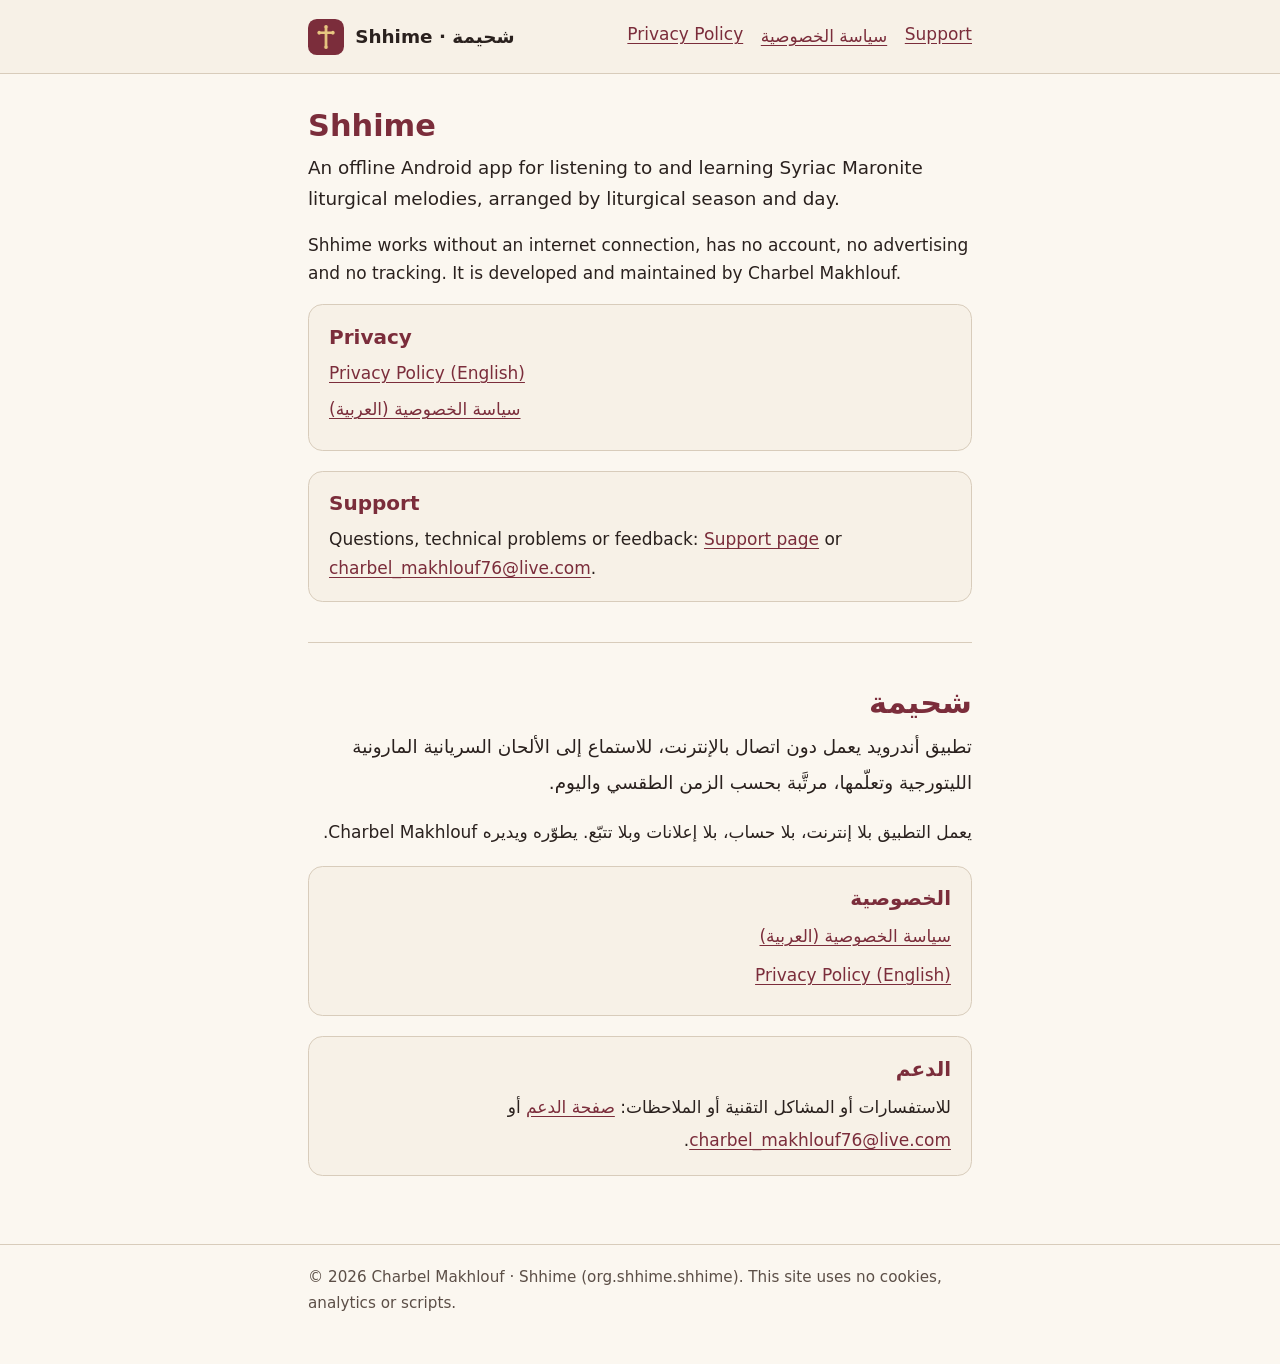
<file: index.html>
<!doctype html>
<html lang="en" dir="ltr">
<head>
<meta charset="utf-8">
<meta name="viewport" content="width=device-width, initial-scale=1">
<title>Shhime — شحيمة</title>
<meta name="description" content="Shhime (شحيمة) is an offline app for listening to Syriac Maronite liturgical melodies. Privacy policy and support.">
<link rel="icon" href="assets/icon.png" type="image/png">
<link rel="stylesheet" href="assets/style.css">
</head>
<body>
<header class="site">
  <div class="wrap">
    <a class="brand" href="./"><img src="assets/icon.png" alt="" width="36" height="36"><span>Shhime · <span lang="ar" dir="rtl">شحيمة</span></span></a>
    <nav aria-label="Site">
      <ul>
        <li><a href="privacy/">Privacy Policy</a></li>
        <li><a href="ar/privacy/" lang="ar" dir="rtl">سياسة الخصوصية</a></li>
        <li><a href="support/">Support</a></li>
      </ul>
    </nav>
  </div>
</header>

<main>
  <div class="wrap">
    <h1>Shhime</h1>
    <p class="lead">An offline Android app for listening to and learning Syriac Maronite liturgical melodies, arranged by liturgical season and day.</p>
    <p>Shhime works without an internet connection, has no account, no advertising and no tracking. It is developed and maintained by Charbel Makhlouf.</p>

    <div class="card">
      <h2>Privacy</h2>
      <ul class="links">
        <li><a href="privacy/">Privacy Policy (English)</a></li>
        <li><a href="ar/privacy/" lang="ar" dir="rtl">سياسة الخصوصية (العربية)</a></li>
      </ul>
    </div>

    <div class="card">
      <h2>Support</h2>
      <p>Questions, technical problems or feedback: <a href="support/">Support page</a> or <a href="mailto:charbel_makhlouf76@live.com">charbel_makhlouf76@live.com</a>.</p>
    </div>

    <hr>

    <section lang="ar" dir="rtl">
      <h1>شحيمة</h1>
      <p class="lead">تطبيق أندرويد يعمل دون اتصال بالإنترنت، للاستماع إلى الألحان السريانية المارونية الليتورجية وتعلّمها، مرتَّبة بحسب الزمن الطقسي واليوم.</p>
      <p>يعمل التطبيق بلا إنترنت، بلا حساب، بلا إعلانات وبلا تتبّع. يطوّره ويديره Charbel Makhlouf.</p>

      <div class="card">
        <h2>الخصوصية</h2>
        <ul class="links">
          <li><a href="ar/privacy/">سياسة الخصوصية (العربية)</a></li>
          <li><a href="privacy/" lang="en" dir="ltr">Privacy Policy (English)</a></li>
        </ul>
      </div>

      <div class="card">
        <h2>الدعم</h2>
        <p>للاستفسارات أو المشاكل التقنية أو الملاحظات: <a href="support/">صفحة الدعم</a> أو <a class="ltr" href="mailto:charbel_makhlouf76@live.com">charbel_makhlouf76@live.com</a>.</p>
      </div>
    </section>
  </div>
</main>

<footer class="site">
  <div class="wrap">
    <p>© 2026 Charbel Makhlouf · Shhime (<span class="ltr">org.shhime.shhime</span>). This site uses no cookies, analytics or scripts.</p>
  </div>
</footer>
</body>
</html>
</file>
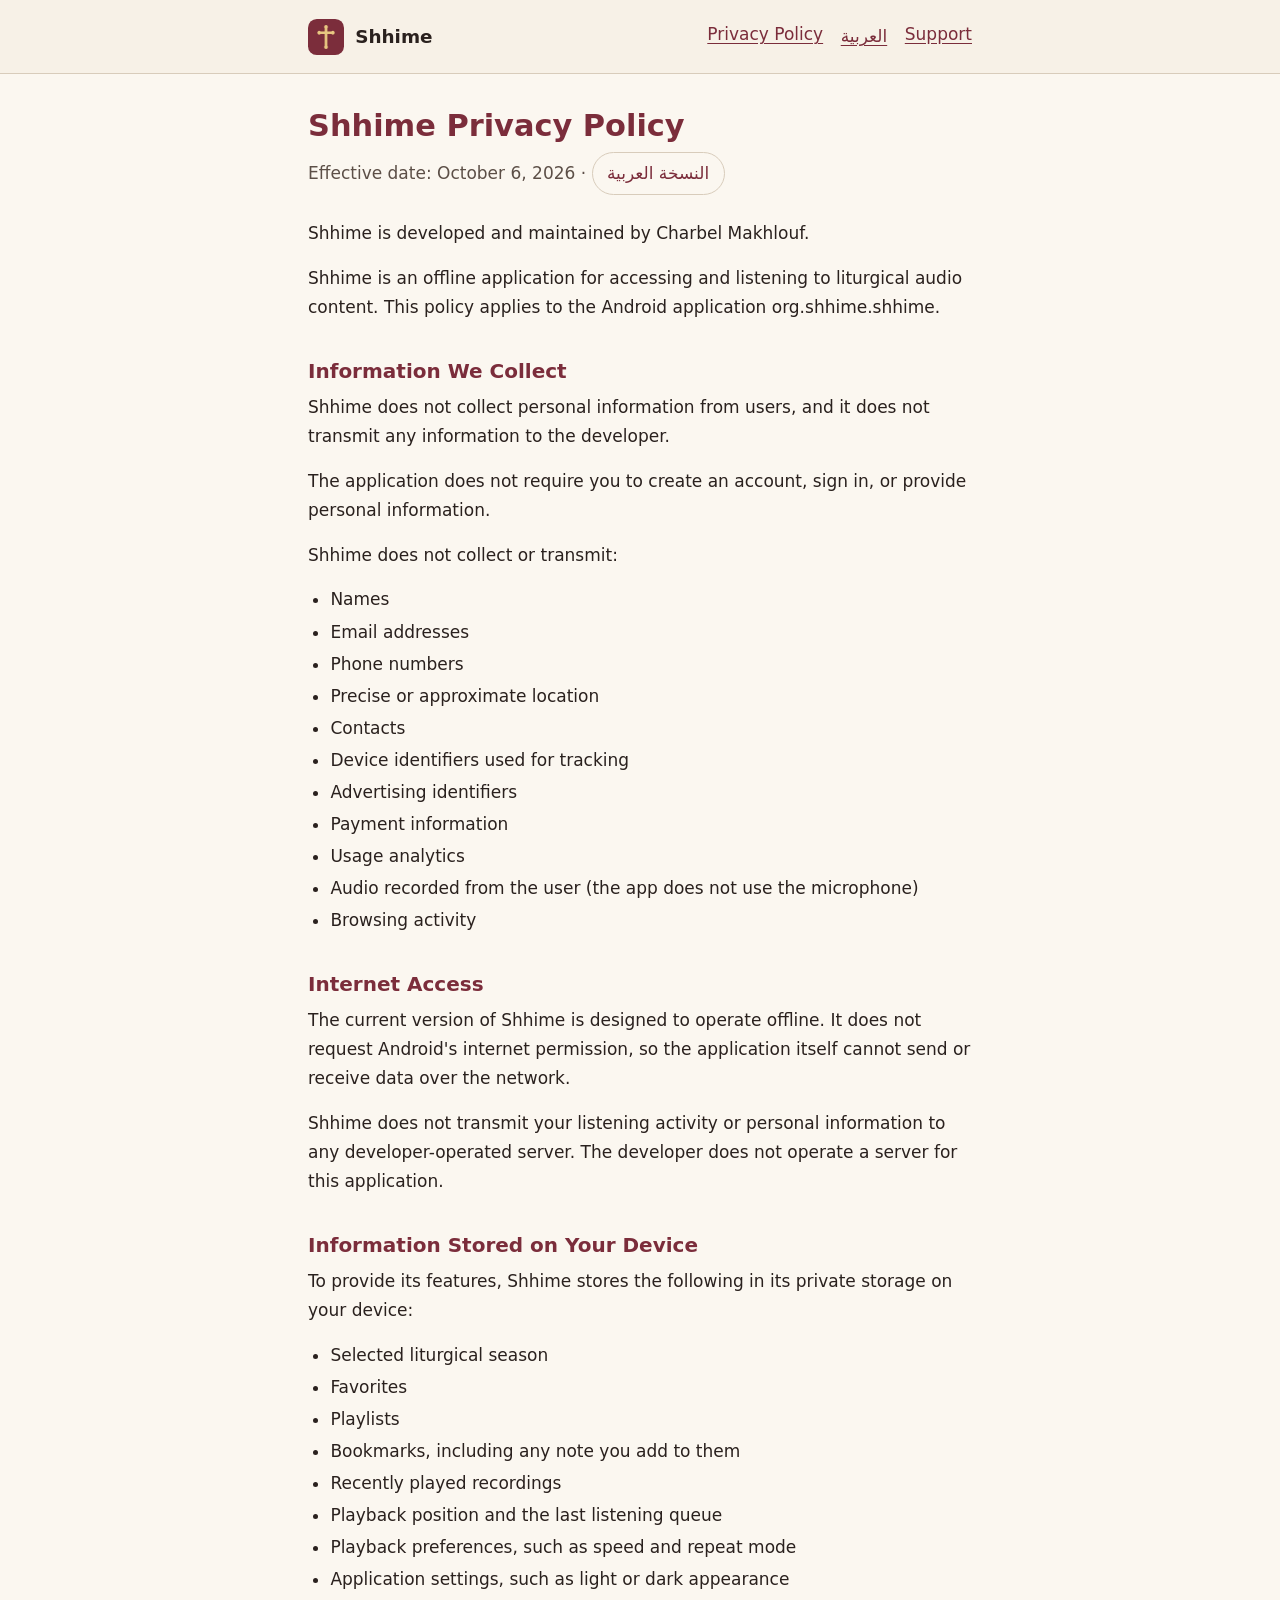
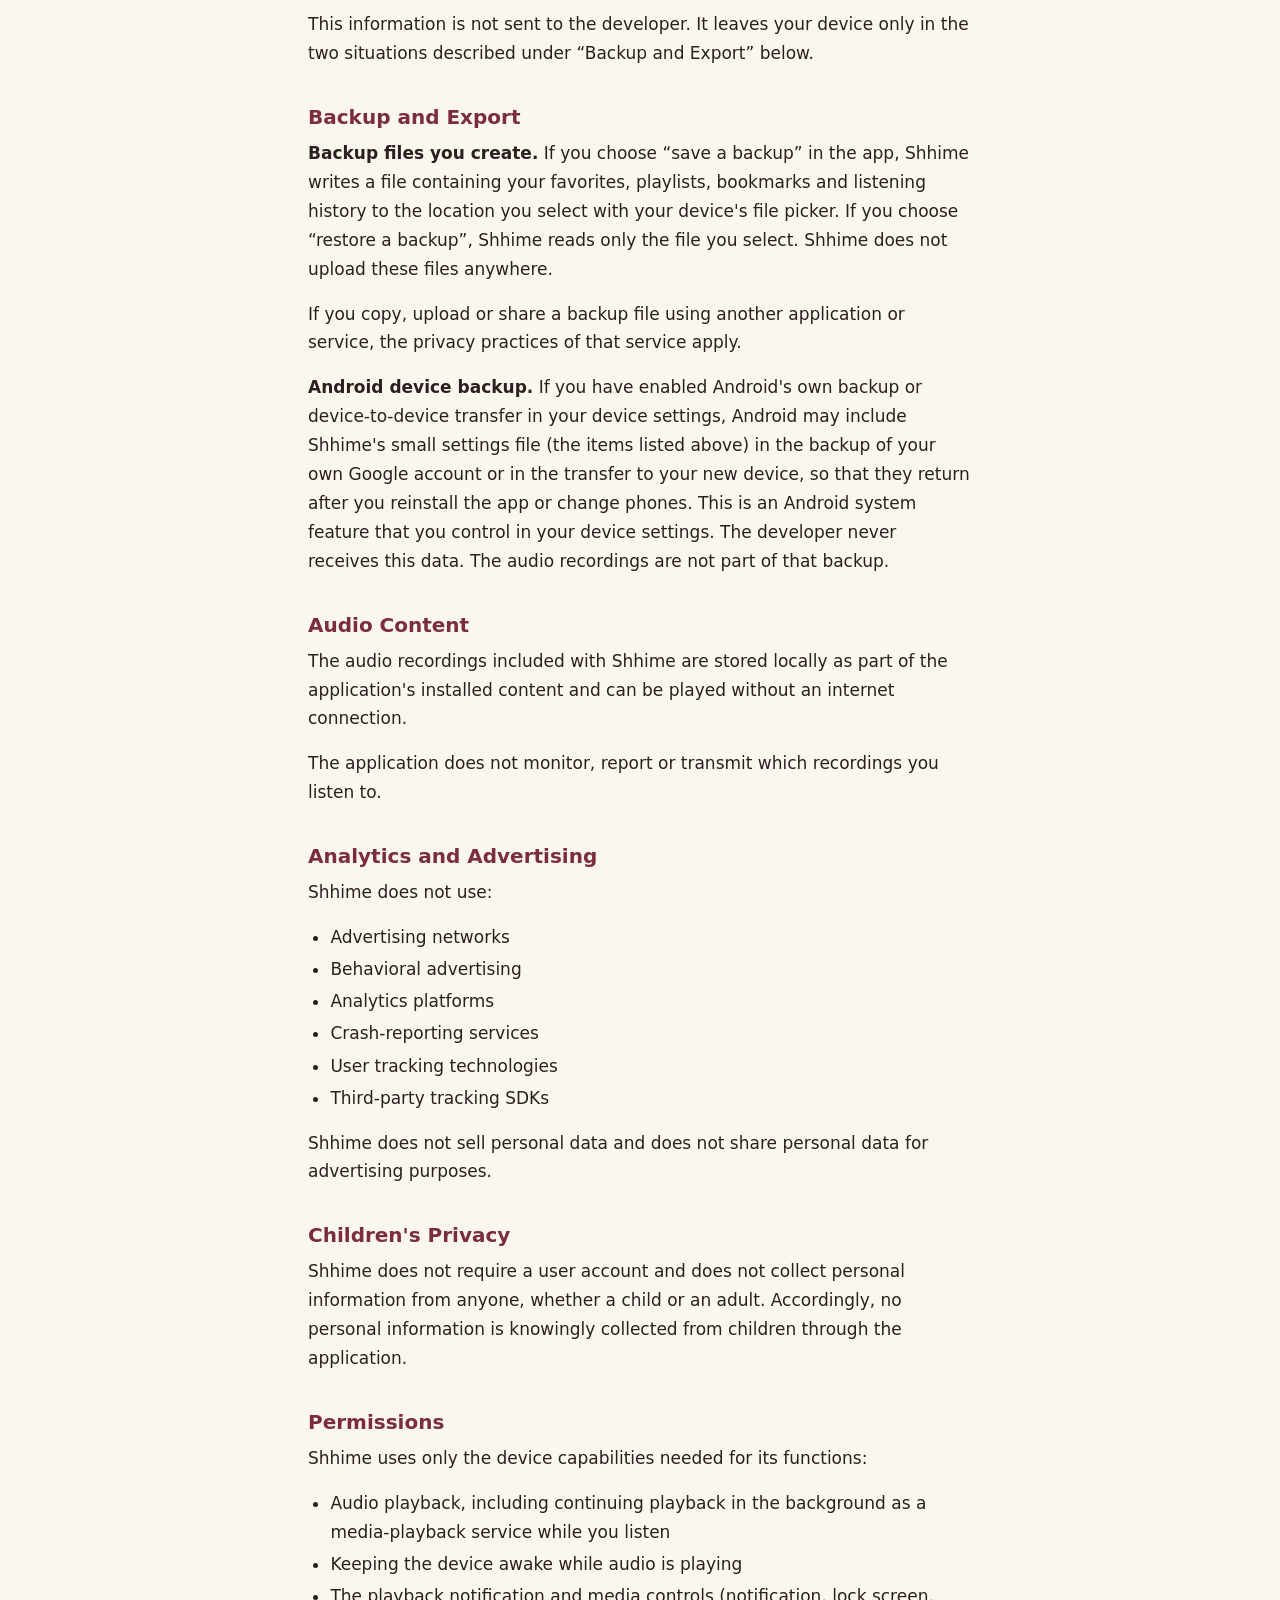
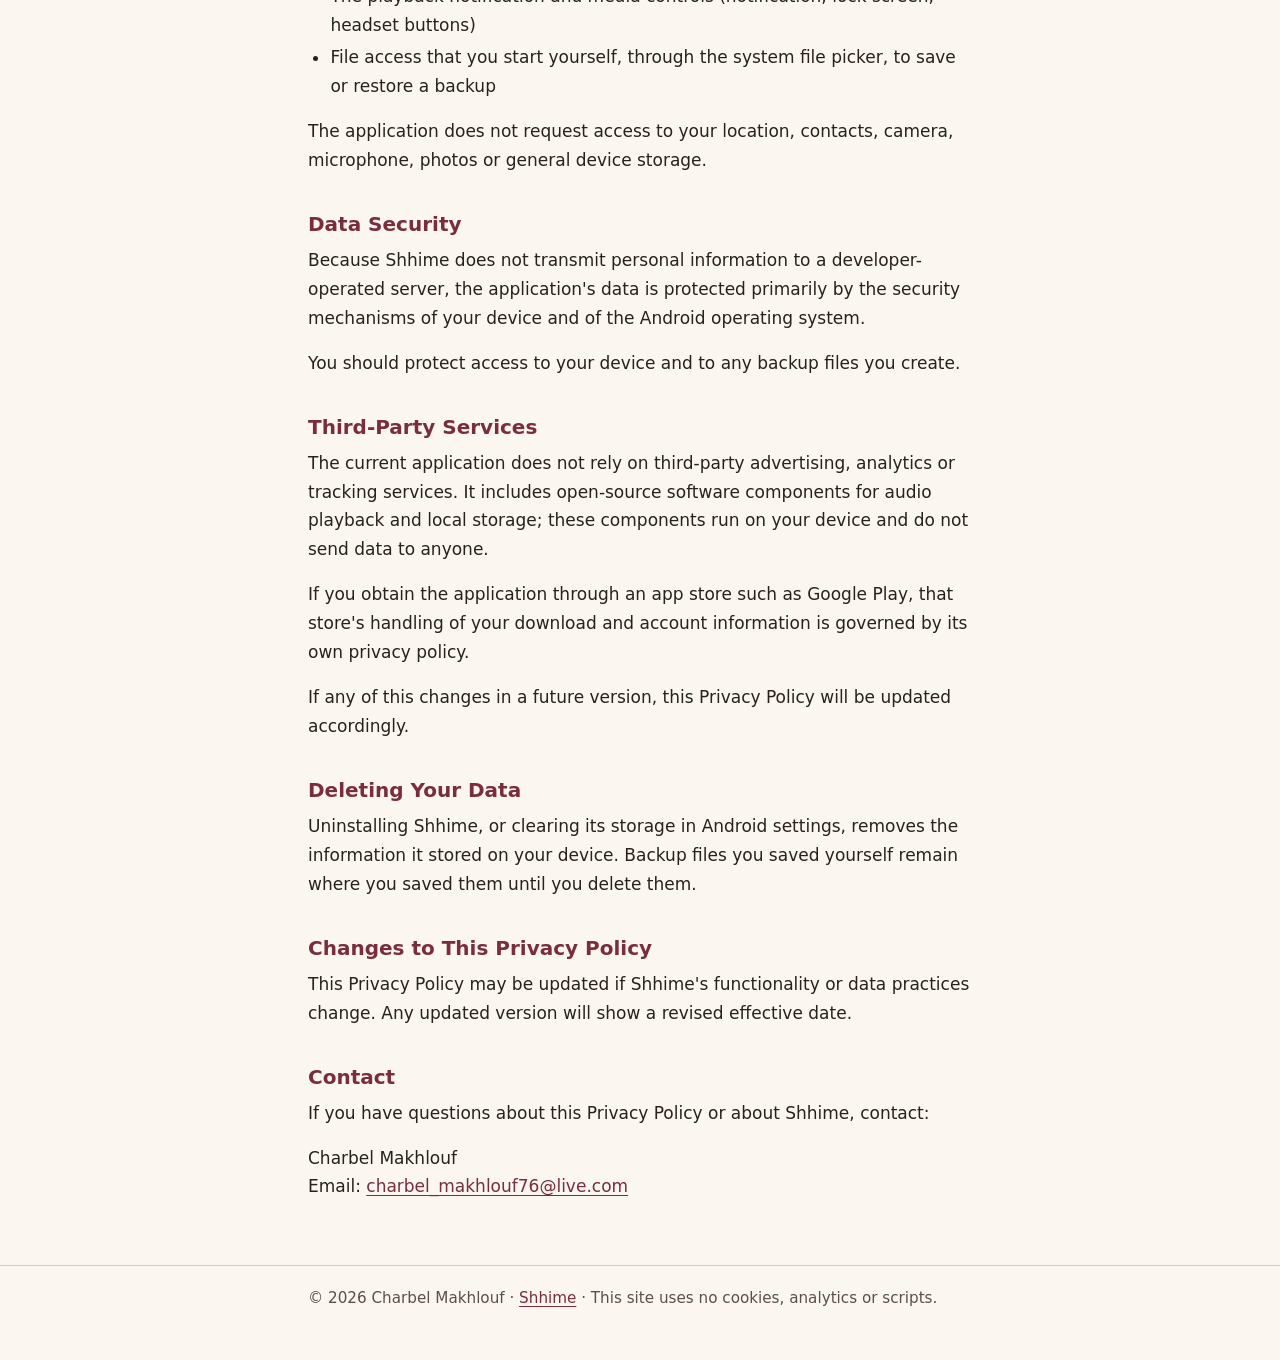
<file: privacy/index.html>
<!doctype html>
<html lang="en" dir="ltr">
<head>
<meta charset="utf-8">
<meta name="viewport" content="width=device-width, initial-scale=1">
<title>Shhime Privacy Policy</title>
<meta name="description" content="Privacy policy of Shhime, an offline app for Syriac Maronite liturgical melodies. Shhime does not collect or transmit personal information.">
<link rel="icon" href="../assets/icon.png" type="image/png">
<link rel="alternate" hreflang="ar" href="../ar/privacy/">
<link rel="stylesheet" href="../assets/style.css">
</head>
<body>
<header class="site">
  <div class="wrap">
    <a class="brand" href="../"><img src="../assets/icon.png" alt="" width="36" height="36"><span>Shhime</span></a>
    <nav aria-label="Site">
      <ul>
        <li><a href="./" aria-current="page">Privacy Policy</a></li>
        <li><a href="../ar/privacy/" lang="ar" dir="rtl">العربية</a></li>
        <li><a href="../support/">Support</a></li>
      </ul>
    </nav>
  </div>
</header>

<main>
  <div class="wrap">
    <h1>Shhime Privacy Policy</h1>
    <p class="meta">Effective date: October 6, 2026 · <a class="switch" href="../ar/privacy/" lang="ar" dir="rtl">النسخة العربية</a></p>

    <p>Shhime is developed and maintained by Charbel Makhlouf.</p>
    <p>Shhime is an offline application for accessing and listening to liturgical audio content. This policy applies to the Android application <span class="ltr">org.shhime.shhime</span>.</p>

    <h2>Information We Collect</h2>
    <p>Shhime does not collect personal information from users, and it does not transmit any information to the developer.</p>
    <p>The application does not require you to create an account, sign in, or provide personal information.</p>
    <p>Shhime does not collect or transmit:</p>
    <ul class="list">
      <li>Names</li>
      <li>Email addresses</li>
      <li>Phone numbers</li>
      <li>Precise or approximate location</li>
      <li>Contacts</li>
      <li>Device identifiers used for tracking</li>
      <li>Advertising identifiers</li>
      <li>Payment information</li>
      <li>Usage analytics</li>
      <li>Audio recorded from the user (the app does not use the microphone)</li>
      <li>Browsing activity</li>
    </ul>

    <h2>Internet Access</h2>
    <p>The current version of Shhime is designed to operate offline. It does not request Android's internet permission, so the application itself cannot send or receive data over the network.</p>
    <p>Shhime does not transmit your listening activity or personal information to any developer-operated server. The developer does not operate a server for this application.</p>

    <h2>Information Stored on Your Device</h2>
    <p>To provide its features, Shhime stores the following in its private storage on your device:</p>
    <ul class="list">
      <li>Selected liturgical season</li>
      <li>Favorites</li>
      <li>Playlists</li>
      <li>Bookmarks, including any note you add to them</li>
      <li>Recently played recordings</li>
      <li>Playback position and the last listening queue</li>
      <li>Playback preferences, such as speed and repeat mode</li>
      <li>Application settings, such as light or dark appearance</li>
    </ul>
    <p>This information is not sent to the developer. It leaves your device only in the two situations described under “Backup and Export” below.</p>

    <h2>Backup and Export</h2>
    <p><strong>Backup files you create.</strong> If you choose “save a backup” in the app, Shhime writes a file containing your favorites, playlists, bookmarks and listening history to the location you select with your device's file picker. If you choose “restore a backup”, Shhime reads only the file you select. Shhime does not upload these files anywhere.</p>
    <p>If you copy, upload or share a backup file using another application or service, the privacy practices of that service apply.</p>
    <p><strong>Android device backup.</strong> If you have enabled Android's own backup or device-to-device transfer in your device settings, Android may include Shhime's small settings file (the items listed above) in the backup of your own Google account or in the transfer to your new device, so that they return after you reinstall the app or change phones. This is an Android system feature that you control in your device settings. The developer never receives this data. The audio recordings are not part of that backup.</p>

    <h2>Audio Content</h2>
    <p>The audio recordings included with Shhime are stored locally as part of the application's installed content and can be played without an internet connection.</p>
    <p>The application does not monitor, report or transmit which recordings you listen to.</p>

    <h2>Analytics and Advertising</h2>
    <p>Shhime does not use:</p>
    <ul class="list">
      <li>Advertising networks</li>
      <li>Behavioral advertising</li>
      <li>Analytics platforms</li>
      <li>Crash-reporting services</li>
      <li>User tracking technologies</li>
      <li>Third-party tracking SDKs</li>
    </ul>
    <p>Shhime does not sell personal data and does not share personal data for advertising purposes.</p>

    <h2>Children's Privacy</h2>
    <p>Shhime does not require a user account and does not collect personal information from anyone, whether a child or an adult. Accordingly, no personal information is knowingly collected from children through the application.</p>

    <h2>Permissions</h2>
    <p>Shhime uses only the device capabilities needed for its functions:</p>
    <ul class="list">
      <li>Audio playback, including continuing playback in the background as a media-playback service while you listen</li>
      <li>Keeping the device awake while audio is playing</li>
      <li>The playback notification and media controls (notification, lock screen, headset buttons)</li>
      <li>File access that you start yourself, through the system file picker, to save or restore a backup</li>
    </ul>
    <p>The application does not request access to your location, contacts, camera, microphone, photos or general device storage.</p>

    <h2>Data Security</h2>
    <p>Because Shhime does not transmit personal information to a developer-operated server, the application's data is protected primarily by the security mechanisms of your device and of the Android operating system.</p>
    <p>You should protect access to your device and to any backup files you create.</p>

    <h2>Third-Party Services</h2>
    <p>The current application does not rely on third-party advertising, analytics or tracking services. It includes open-source software components for audio playback and local storage; these components run on your device and do not send data to anyone.</p>
    <p>If you obtain the application through an app store such as Google Play, that store's handling of your download and account information is governed by its own privacy policy.</p>
    <p>If any of this changes in a future version, this Privacy Policy will be updated accordingly.</p>

    <h2>Deleting Your Data</h2>
    <p>Uninstalling Shhime, or clearing its storage in Android settings, removes the information it stored on your device. Backup files you saved yourself remain where you saved them until you delete them.</p>

    <h2>Changes to This Privacy Policy</h2>
    <p>This Privacy Policy may be updated if Shhime's functionality or data practices change. Any updated version will show a revised effective date.</p>

    <h2>Contact</h2>
    <p>If you have questions about this Privacy Policy or about Shhime, contact:</p>
    <p>Charbel Makhlouf<br>Email: <a href="mailto:charbel_makhlouf76@live.com">charbel_makhlouf76@live.com</a></p>
  </div>
</main>

<footer class="site">
  <div class="wrap">
    <p>© 2026 Charbel Makhlouf · <a href="../">Shhime</a> · This site uses no cookies, analytics or scripts.</p>
  </div>
</footer>
</body>
</html>
</file>
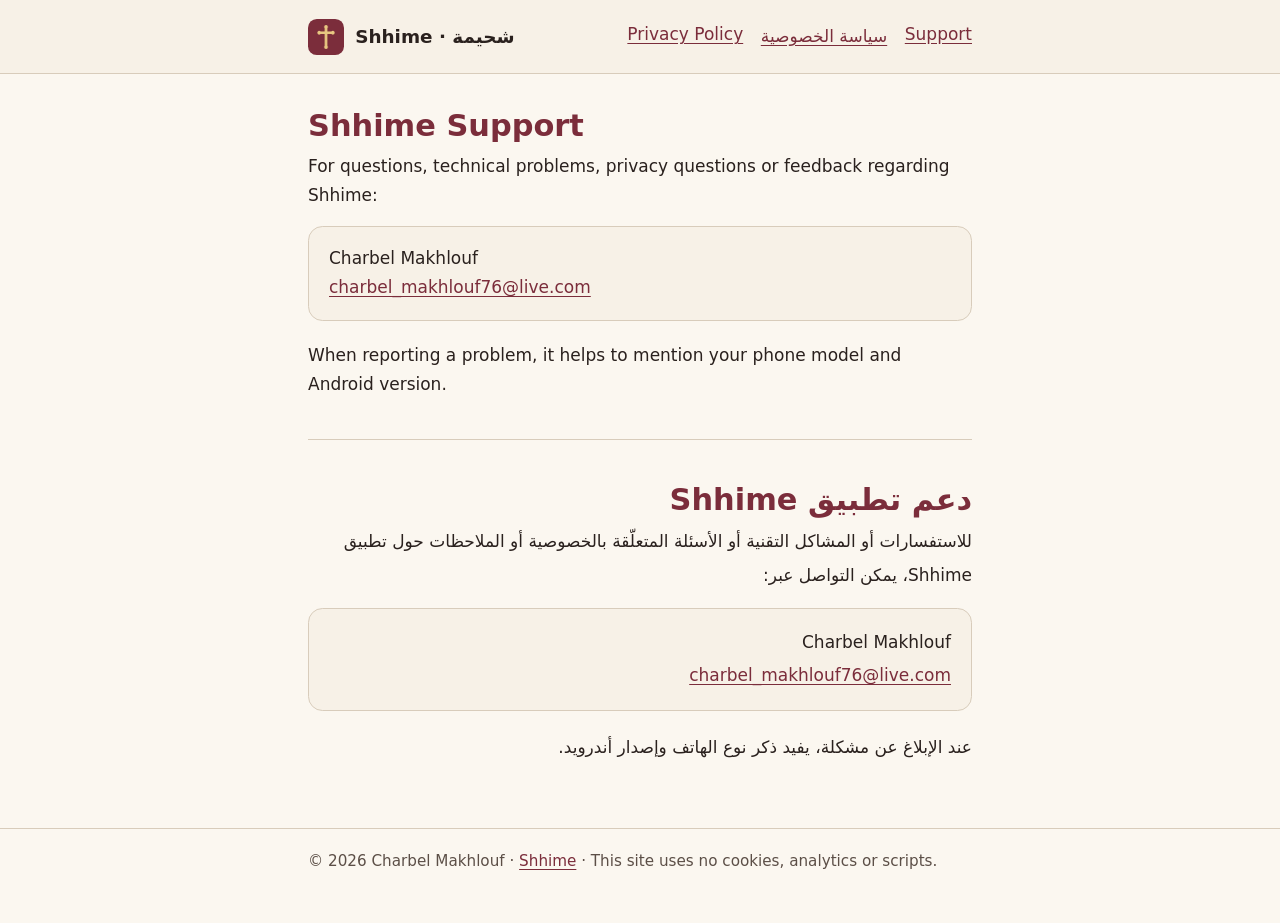
<file: support/index.html>
<!doctype html>
<html lang="en" dir="ltr">
<head>
<meta charset="utf-8">
<meta name="viewport" content="width=device-width, initial-scale=1">
<title>Shhime Support — دعم تطبيق Shhime</title>
<meta name="description" content="Support and contact information for Shhime (شحيمة).">
<link rel="icon" href="../assets/icon.png" type="image/png">
<link rel="stylesheet" href="../assets/style.css">
</head>
<body>
<header class="site">
  <div class="wrap">
    <a class="brand" href="../"><img src="../assets/icon.png" alt="" width="36" height="36"><span>Shhime · <span lang="ar" dir="rtl">شحيمة</span></span></a>
    <nav aria-label="Site">
      <ul>
        <li><a href="../privacy/">Privacy Policy</a></li>
        <li><a href="../ar/privacy/" lang="ar" dir="rtl">سياسة الخصوصية</a></li>
        <li><a href="./" aria-current="page">Support</a></li>
      </ul>
    </nav>
  </div>
</header>

<main>
  <div class="wrap">
    <h1>Shhime Support</h1>
    <p>For questions, technical problems, privacy questions or feedback regarding Shhime:</p>
    <div class="card">
      <p>Charbel Makhlouf<br><a href="mailto:charbel_makhlouf76@live.com">charbel_makhlouf76@live.com</a></p>
    </div>
    <p>When reporting a problem, it helps to mention your phone model and Android version.</p>

    <hr>

    <section lang="ar" dir="rtl">
      <h1>دعم تطبيق Shhime</h1>
      <p>للاستفسارات أو المشاكل التقنية أو الأسئلة المتعلّقة بالخصوصية أو الملاحظات حول تطبيق Shhime، يمكن التواصل عبر:</p>
      <div class="card">
        <p>Charbel Makhlouf<br><a class="ltr" href="mailto:charbel_makhlouf76@live.com">charbel_makhlouf76@live.com</a></p>
      </div>
      <p>عند الإبلاغ عن مشكلة، يفيد ذكر نوع الهاتف وإصدار أندرويد.</p>
    </section>
  </div>
</main>

<footer class="site">
  <div class="wrap">
    <p>© 2026 Charbel Makhlouf · <a href="../">Shhime</a> · This site uses no cookies, analytics or scripts.</p>
  </div>
</footer>
</body>
</html>
</file>
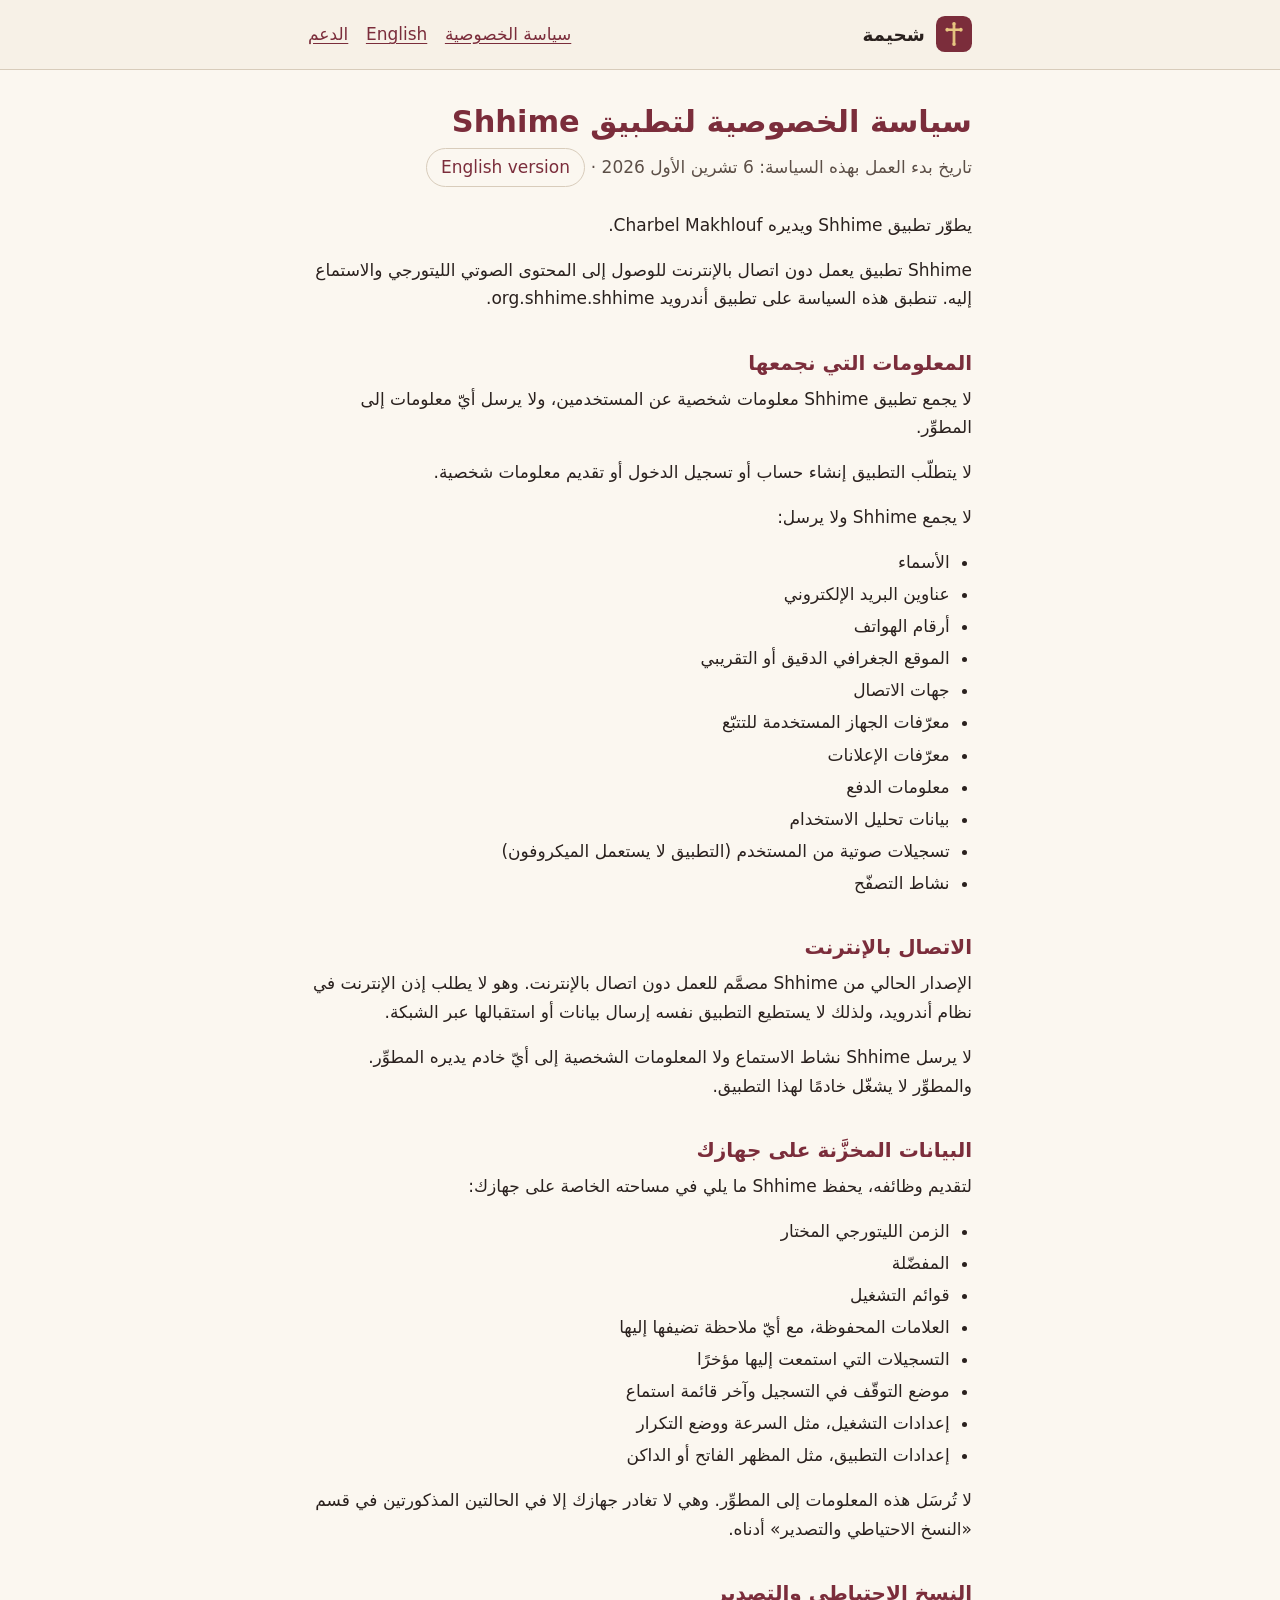
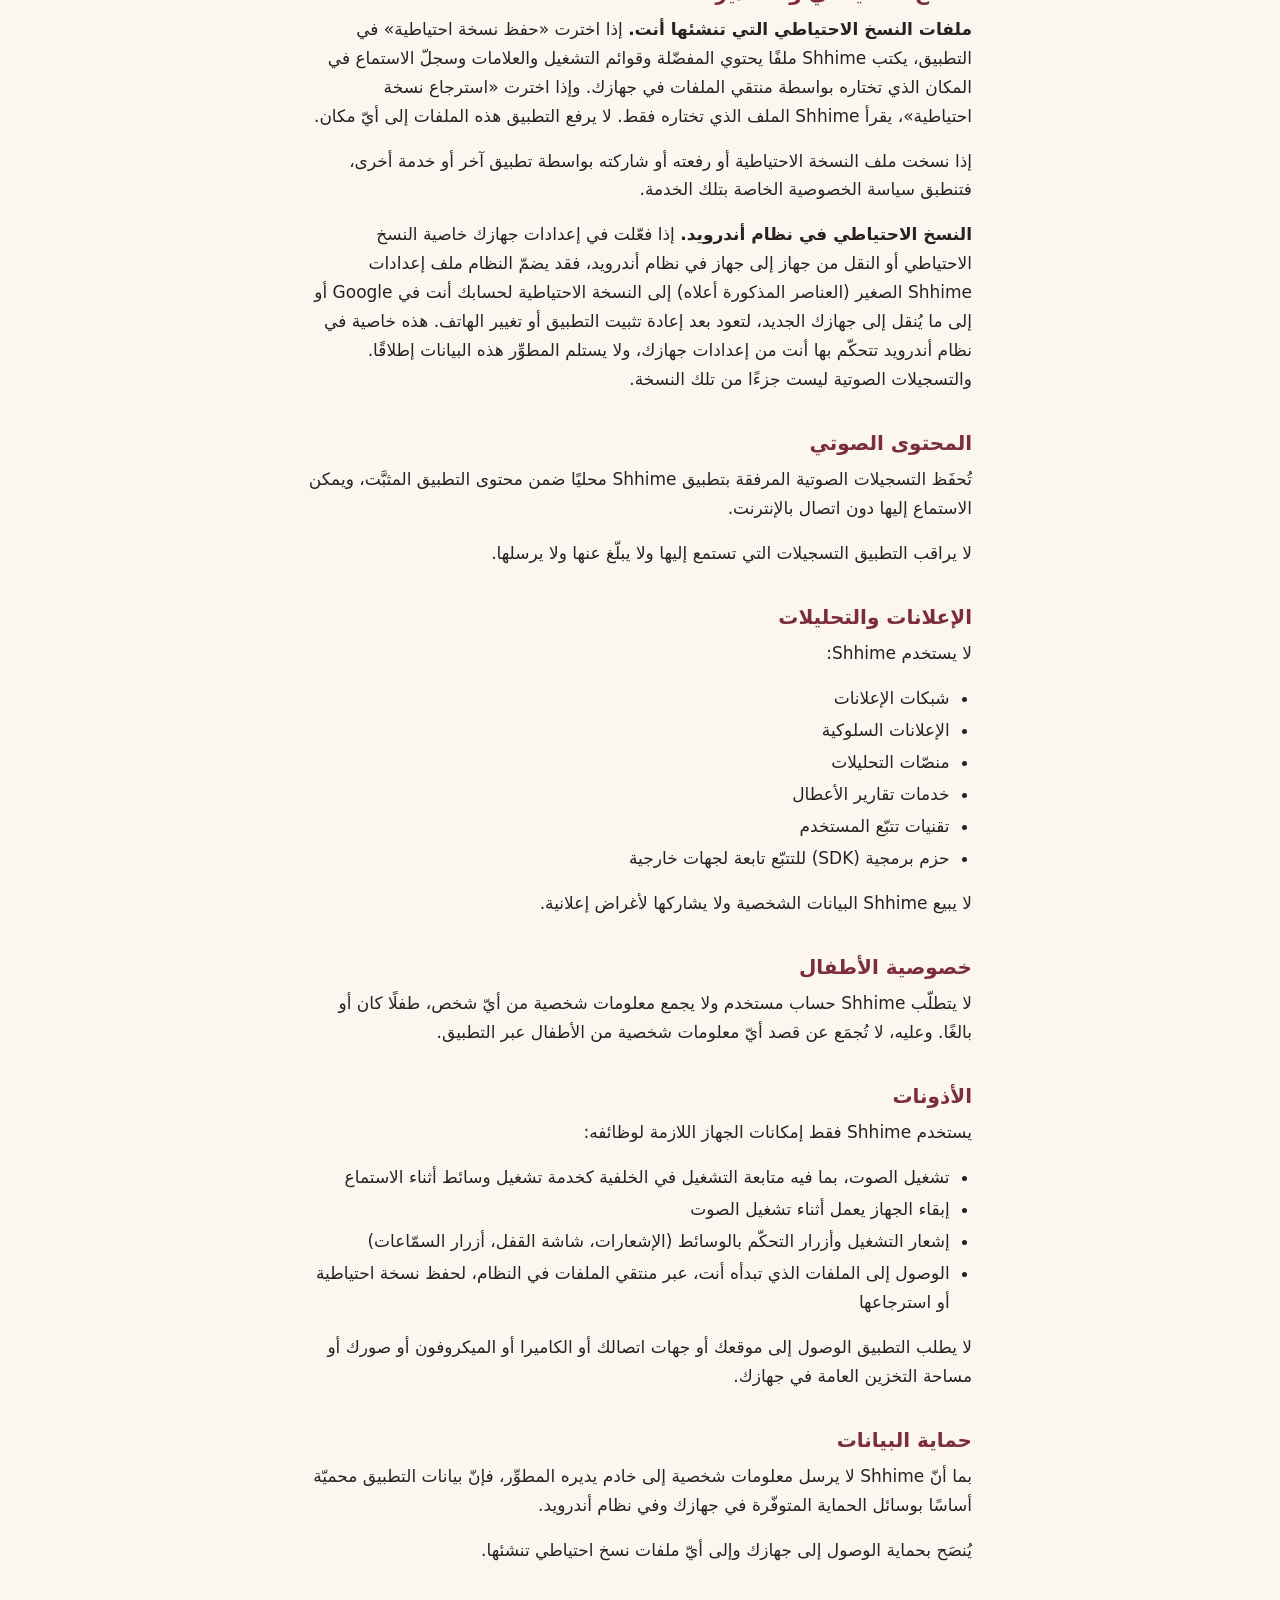
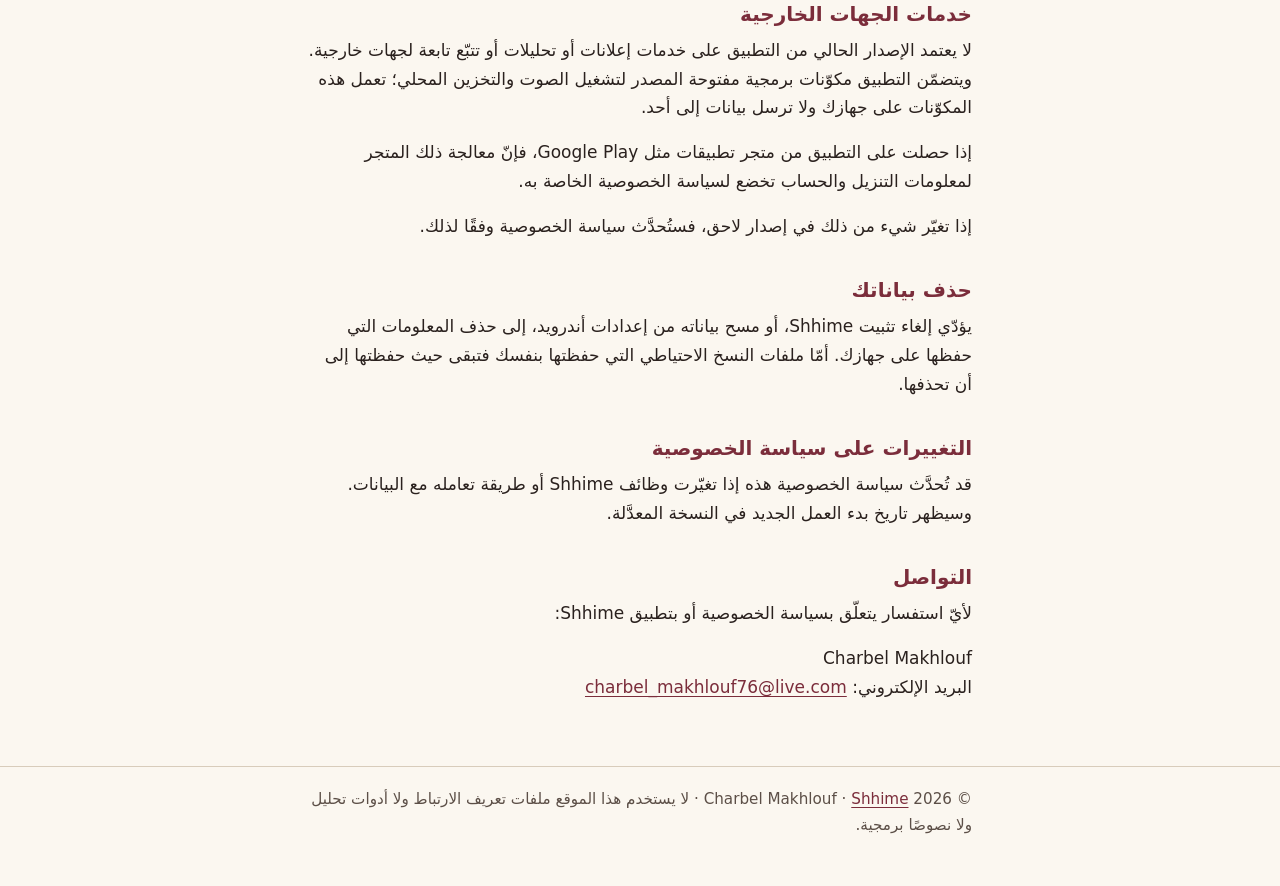
<file: ar/privacy/index.html>
<!doctype html>
<html lang="ar" dir="rtl">
<head>
<meta charset="utf-8">
<meta name="viewport" content="width=device-width, initial-scale=1">
<title>سياسة الخصوصية لتطبيق Shhime</title>
<meta name="description" content="سياسة الخصوصية لتطبيق Shhime (شحيمة)، تطبيق يعمل دون اتصال بالإنترنت للألحان السريانية المارونية الليتورجية. التطبيق لا يجمع ولا يرسل معلومات شخصية.">
<link rel="icon" href="../../assets/icon.png" type="image/png">
<link rel="alternate" hreflang="en" href="../../privacy/">
<link rel="stylesheet" href="../../assets/style.css">
</head>
<body>
<header class="site">
  <div class="wrap">
    <a class="brand" href="../../"><img src="../../assets/icon.png" alt="" width="36" height="36"><span>شحيمة</span></a>
    <nav aria-label="الموقع">
      <ul>
        <li><a href="./" aria-current="page">سياسة الخصوصية</a></li>
        <li><a href="../../privacy/" lang="en" dir="ltr">English</a></li>
        <li><a href="../../support/">الدعم</a></li>
      </ul>
    </nav>
  </div>
</header>

<main>
  <div class="wrap">
    <h1>سياسة الخصوصية لتطبيق Shhime</h1>
    <p class="meta">تاريخ بدء العمل بهذه السياسة: 6 تشرين الأول 2026 · <a class="switch" href="../../privacy/" lang="en" dir="ltr">English version</a></p>

    <p>يطوّر تطبيق Shhime ويديره Charbel Makhlouf.</p>
    <p>Shhime تطبيق يعمل دون اتصال بالإنترنت للوصول إلى المحتوى الصوتي الليتورجي والاستماع إليه. تنطبق هذه السياسة على تطبيق أندرويد <span class="ltr">org.shhime.shhime</span>.</p>

    <h2>المعلومات التي نجمعها</h2>
    <p>لا يجمع تطبيق Shhime معلومات شخصية عن المستخدمين، ولا يرسل أيّ معلومات إلى المطوِّر.</p>
    <p>لا يتطلّب التطبيق إنشاء حساب أو تسجيل الدخول أو تقديم معلومات شخصية.</p>
    <p>لا يجمع Shhime ولا يرسل:</p>
    <ul class="list">
      <li>الأسماء</li>
      <li>عناوين البريد الإلكتروني</li>
      <li>أرقام الهواتف</li>
      <li>الموقع الجغرافي الدقيق أو التقريبي</li>
      <li>جهات الاتصال</li>
      <li>معرّفات الجهاز المستخدمة للتتبّع</li>
      <li>معرّفات الإعلانات</li>
      <li>معلومات الدفع</li>
      <li>بيانات تحليل الاستخدام</li>
      <li>تسجيلات صوتية من المستخدم (التطبيق لا يستعمل الميكروفون)</li>
      <li>نشاط التصفّح</li>
    </ul>

    <h2>الاتصال بالإنترنت</h2>
    <p>الإصدار الحالي من Shhime مصمَّم للعمل دون اتصال بالإنترنت. وهو لا يطلب إذن الإنترنت في نظام أندرويد، ولذلك لا يستطيع التطبيق نفسه إرسال بيانات أو استقبالها عبر الشبكة.</p>
    <p>لا يرسل Shhime نشاط الاستماع ولا المعلومات الشخصية إلى أيّ خادم يديره المطوِّر. والمطوِّر لا يشغّل خادمًا لهذا التطبيق.</p>

    <h2>البيانات المخزَّنة على جهازك</h2>
    <p>لتقديم وظائفه، يحفظ Shhime ما يلي في مساحته الخاصة على جهازك:</p>
    <ul class="list">
      <li>الزمن الليتورجي المختار</li>
      <li>المفضّلة</li>
      <li>قوائم التشغيل</li>
      <li>العلامات المحفوظة، مع أيّ ملاحظة تضيفها إليها</li>
      <li>التسجيلات التي استمعت إليها مؤخرًا</li>
      <li>موضع التوقّف في التسجيل وآخر قائمة استماع</li>
      <li>إعدادات التشغيل، مثل السرعة ووضع التكرار</li>
      <li>إعدادات التطبيق، مثل المظهر الفاتح أو الداكن</li>
    </ul>
    <p>لا تُرسَل هذه المعلومات إلى المطوِّر. وهي لا تغادر جهازك إلا في الحالتين المذكورتين في قسم «النسخ الاحتياطي والتصدير» أدناه.</p>

    <h2>النسخ الاحتياطي والتصدير</h2>
    <p><strong>ملفات النسخ الاحتياطي التي تنشئها أنت.</strong> إذا اخترت «حفظ نسخة احتياطية» في التطبيق، يكتب Shhime ملفًا يحتوي المفضّلة وقوائم التشغيل والعلامات وسجلّ الاستماع في المكان الذي تختاره بواسطة منتقي الملفات في جهازك. وإذا اخترت «استرجاع نسخة احتياطية»، يقرأ Shhime الملف الذي تختاره فقط. لا يرفع التطبيق هذه الملفات إلى أيّ مكان.</p>
    <p>إذا نسخت ملف النسخة الاحتياطية أو رفعته أو شاركته بواسطة تطبيق آخر أو خدمة أخرى، فتنطبق سياسة الخصوصية الخاصة بتلك الخدمة.</p>
    <p><strong>النسخ الاحتياطي في نظام أندرويد.</strong> إذا فعّلت في إعدادات جهازك خاصية النسخ الاحتياطي أو النقل من جهاز إلى جهاز في نظام أندرويد، فقد يضمّ النظام ملف إعدادات Shhime الصغير (العناصر المذكورة أعلاه) إلى النسخة الاحتياطية لحسابك أنت في Google أو إلى ما يُنقل إلى جهازك الجديد، لتعود بعد إعادة تثبيت التطبيق أو تغيير الهاتف. هذه خاصية في نظام أندرويد تتحكّم بها أنت من إعدادات جهازك، ولا يستلم المطوِّر هذه البيانات إطلاقًا. والتسجيلات الصوتية ليست جزءًا من تلك النسخة.</p>

    <h2>المحتوى الصوتي</h2>
    <p>تُحفَظ التسجيلات الصوتية المرفقة بتطبيق Shhime محليًا ضمن محتوى التطبيق المثبَّت، ويمكن الاستماع إليها دون اتصال بالإنترنت.</p>
    <p>لا يراقب التطبيق التسجيلات التي تستمع إليها ولا يبلّغ عنها ولا يرسلها.</p>

    <h2>الإعلانات والتحليلات</h2>
    <p>لا يستخدم Shhime:</p>
    <ul class="list">
      <li>شبكات الإعلانات</li>
      <li>الإعلانات السلوكية</li>
      <li>منصّات التحليلات</li>
      <li>خدمات تقارير الأعطال</li>
      <li>تقنيات تتبّع المستخدم</li>
      <li>حزم برمجية (SDK) للتتبّع تابعة لجهات خارجية</li>
    </ul>
    <p>لا يبيع Shhime البيانات الشخصية ولا يشاركها لأغراض إعلانية.</p>

    <h2>خصوصية الأطفال</h2>
    <p>لا يتطلّب Shhime حساب مستخدم ولا يجمع معلومات شخصية من أيّ شخص، طفلًا كان أو بالغًا. وعليه، لا تُجمَع عن قصد أيّ معلومات شخصية من الأطفال عبر التطبيق.</p>

    <h2>الأذونات</h2>
    <p>يستخدم Shhime فقط إمكانات الجهاز اللازمة لوظائفه:</p>
    <ul class="list">
      <li>تشغيل الصوت، بما فيه متابعة التشغيل في الخلفية كخدمة تشغيل وسائط أثناء الاستماع</li>
      <li>إبقاء الجهاز يعمل أثناء تشغيل الصوت</li>
      <li>إشعار التشغيل وأزرار التحكّم بالوسائط (الإشعارات، شاشة القفل، أزرار السمّاعات)</li>
      <li>الوصول إلى الملفات الذي تبدأه أنت، عبر منتقي الملفات في النظام، لحفظ نسخة احتياطية أو استرجاعها</li>
    </ul>
    <p>لا يطلب التطبيق الوصول إلى موقعك أو جهات اتصالك أو الكاميرا أو الميكروفون أو صورك أو مساحة التخزين العامة في جهازك.</p>

    <h2>حماية البيانات</h2>
    <p>بما أنّ Shhime لا يرسل معلومات شخصية إلى خادم يديره المطوِّر، فإنّ بيانات التطبيق محميّة أساسًا بوسائل الحماية المتوفّرة في جهازك وفي نظام أندرويد.</p>
    <p>يُنصَح بحماية الوصول إلى جهازك وإلى أيّ ملفات نسخ احتياطي تنشئها.</p>

    <h2>خدمات الجهات الخارجية</h2>
    <p>لا يعتمد الإصدار الحالي من التطبيق على خدمات إعلانات أو تحليلات أو تتبّع تابعة لجهات خارجية. ويتضمّن التطبيق مكوّنات برمجية مفتوحة المصدر لتشغيل الصوت والتخزين المحلي؛ تعمل هذه المكوّنات على جهازك ولا ترسل بيانات إلى أحد.</p>
    <p>إذا حصلت على التطبيق من متجر تطبيقات مثل Google Play، فإنّ معالجة ذلك المتجر لمعلومات التنزيل والحساب تخضع لسياسة الخصوصية الخاصة به.</p>
    <p>إذا تغيّر شيء من ذلك في إصدار لاحق، فستُحدَّث سياسة الخصوصية وفقًا لذلك.</p>

    <h2>حذف بياناتك</h2>
    <p>يؤدّي إلغاء تثبيت Shhime، أو مسح بياناته من إعدادات أندرويد، إلى حذف المعلومات التي حفظها على جهازك. أمّا ملفات النسخ الاحتياطي التي حفظتها بنفسك فتبقى حيث حفظتها إلى أن تحذفها.</p>

    <h2>التغييرات على سياسة الخصوصية</h2>
    <p>قد تُحدَّث سياسة الخصوصية هذه إذا تغيّرت وظائف Shhime أو طريقة تعامله مع البيانات. وسيظهر تاريخ بدء العمل الجديد في النسخة المعدَّلة.</p>

    <h2>التواصل</h2>
    <p>لأيّ استفسار يتعلّق بسياسة الخصوصية أو بتطبيق Shhime:</p>
    <p>Charbel Makhlouf<br>البريد الإلكتروني: <a class="ltr" href="mailto:charbel_makhlouf76@live.com">charbel_makhlouf76@live.com</a></p>
  </div>
</main>

<footer class="site">
  <div class="wrap">
    <p>© 2026 Charbel Makhlouf · <a href="../../">Shhime</a> · لا يستخدم هذا الموقع ملفات تعريف الارتباط ولا أدوات تحليل ولا نصوصًا برمجية.</p>
  </div>
</footer>
</body>
</html>
</file>
<file: assets/style.css>
/* Shhime public site. Static, no scripts, no remote resources. */
:root {
  --bg: #fbf7f0;
  --surface: #f7f1e7;
  --line: #d8ccbb;
  --text: #2a211e;
  --muted: #5c4f47;
  --wine: #7b2d3b;
  --gold: #8c6d2f;
  --link: #7b2d3b;
}

@media (prefers-color-scheme: dark) {
  :root {
    --bg: #171210;
    --surface: #1e1815;
    --line: #4d423a;
    --text: #efe4d8;
    --muted: #cdbfb1;
    --wine: #e6a9b3;
    --gold: #e2bc78;
    --link: #e2bc78;
  }
}

* { box-sizing: border-box; }

html { -webkit-text-size-adjust: 100%; }

body {
  margin: 0;
  background: var(--bg);
  color: var(--text);
  font-family: system-ui, -apple-system, "Segoe UI", Roboto, "Noto Sans", "Noto Sans Arabic", "Noto Naskh Arabic", Tahoma, Arial, sans-serif;
  font-size: 1.0625rem;
  line-height: 1.7;
}

[lang="ar"] { line-height: 1.95; }

.wrap {
  max-width: 44rem;
  margin: 0 auto;
  padding: 0 1.25rem;
}

header.site {
  border-bottom: 1px solid var(--line);
  background: var(--surface);
}

header.site .wrap {
  display: flex;
  flex-wrap: wrap;
  align-items: center;
  justify-content: space-between;
  gap: 0.5rem 1.25rem;
  padding-top: 0.9rem;
  padding-bottom: 0.9rem;
}

.brand {
  display: flex;
  align-items: center;
  gap: 0.7rem;
  color: var(--text);
  text-decoration: none;
  font-weight: 700;
  font-size: 1.15rem;
}

.brand img {
  width: 2.25rem;
  height: 2.25rem;
  border-radius: 0.55rem;
}

nav ul {
  display: flex;
  flex-wrap: wrap;
  gap: 0.25rem 1.1rem;
  list-style: none;
  margin: 0;
  padding: 0;
}

nav a { padding: 0.35rem 0; display: inline-block; }

a { color: var(--link); text-underline-offset: 0.18em; }
a:hover { text-decoration-thickness: 2px; }
a:focus-visible { outline: 3px solid var(--gold); outline-offset: 3px; border-radius: 3px; }

main { padding: 2rem 0 3rem; }

h1 {
  color: var(--wine);
  font-size: 1.9rem;
  line-height: 1.3;
  margin: 0 0 0.4rem;
}

h2 {
  color: var(--wine);
  font-size: 1.25rem;
  line-height: 1.4;
  margin: 2.2rem 0 0.5rem;
}

p { margin: 0 0 1rem; }
ul.list { margin: 0 0 1rem; padding-inline-start: 1.4rem; }
ul.list li { margin-bottom: 0.2rem; }

.meta { color: var(--muted); margin-bottom: 1.5rem; }
.lead { font-size: 1.15rem; }

.card {
  background: var(--surface);
  border: 1px solid var(--line);
  border-radius: 0.9rem;
  padding: 1.1rem 1.25rem;
  margin: 0 0 1.25rem;
}

.card h2 { margin-top: 0; }
.card p:last-child { margin-bottom: 0; }

.links { list-style: none; padding: 0; margin: 0; }
.links li { margin: 0.35rem 0; }

.switch {
  display: inline-block;
  border: 1px solid var(--line);
  border-radius: 2rem;
  padding: 0.25rem 0.9rem;
  text-decoration: none;
  background: var(--bg);
}

hr { border: 0; border-top: 1px solid var(--line); margin: 2.5rem 0; }

footer.site {
  border-top: 1px solid var(--line);
  color: var(--muted);
  font-size: 0.95rem;
  padding: 1.25rem 0 2rem;
}

.ltr { direction: ltr; unicode-bidi: isolate; }
</file>
